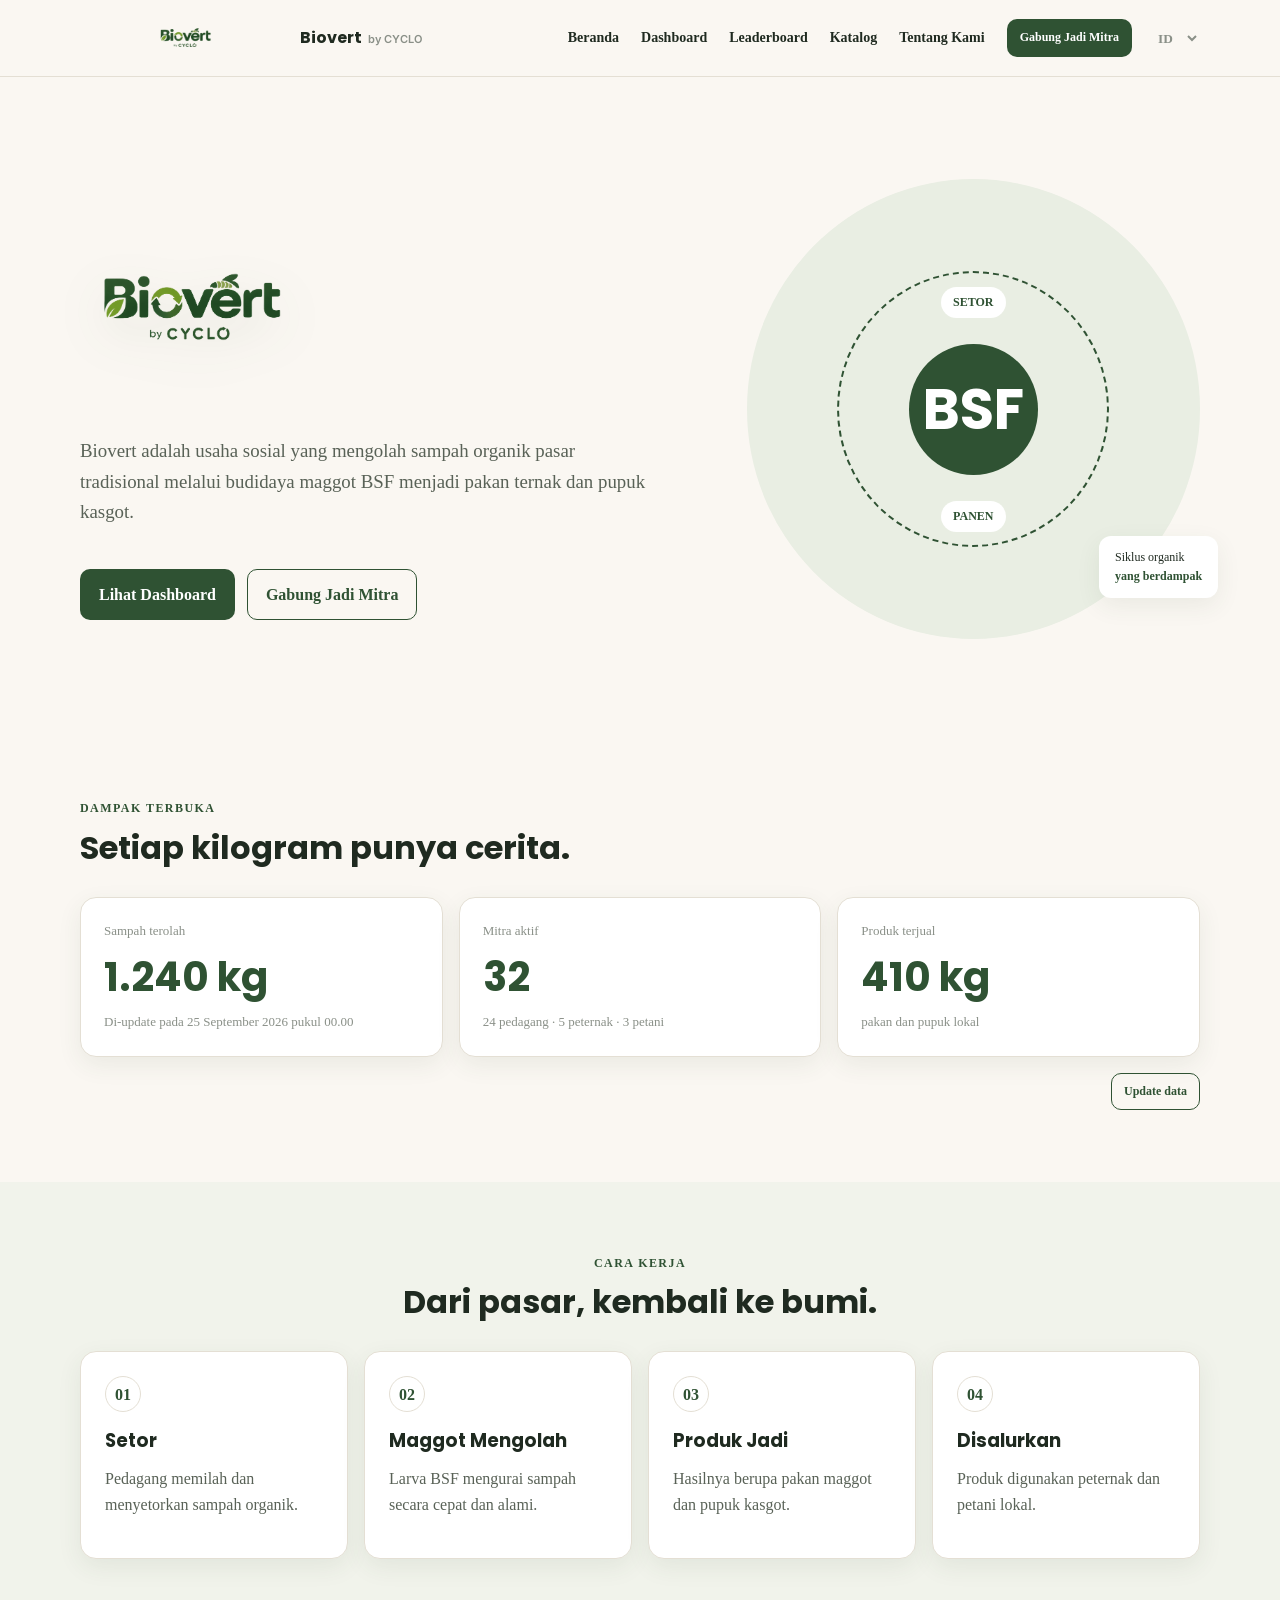
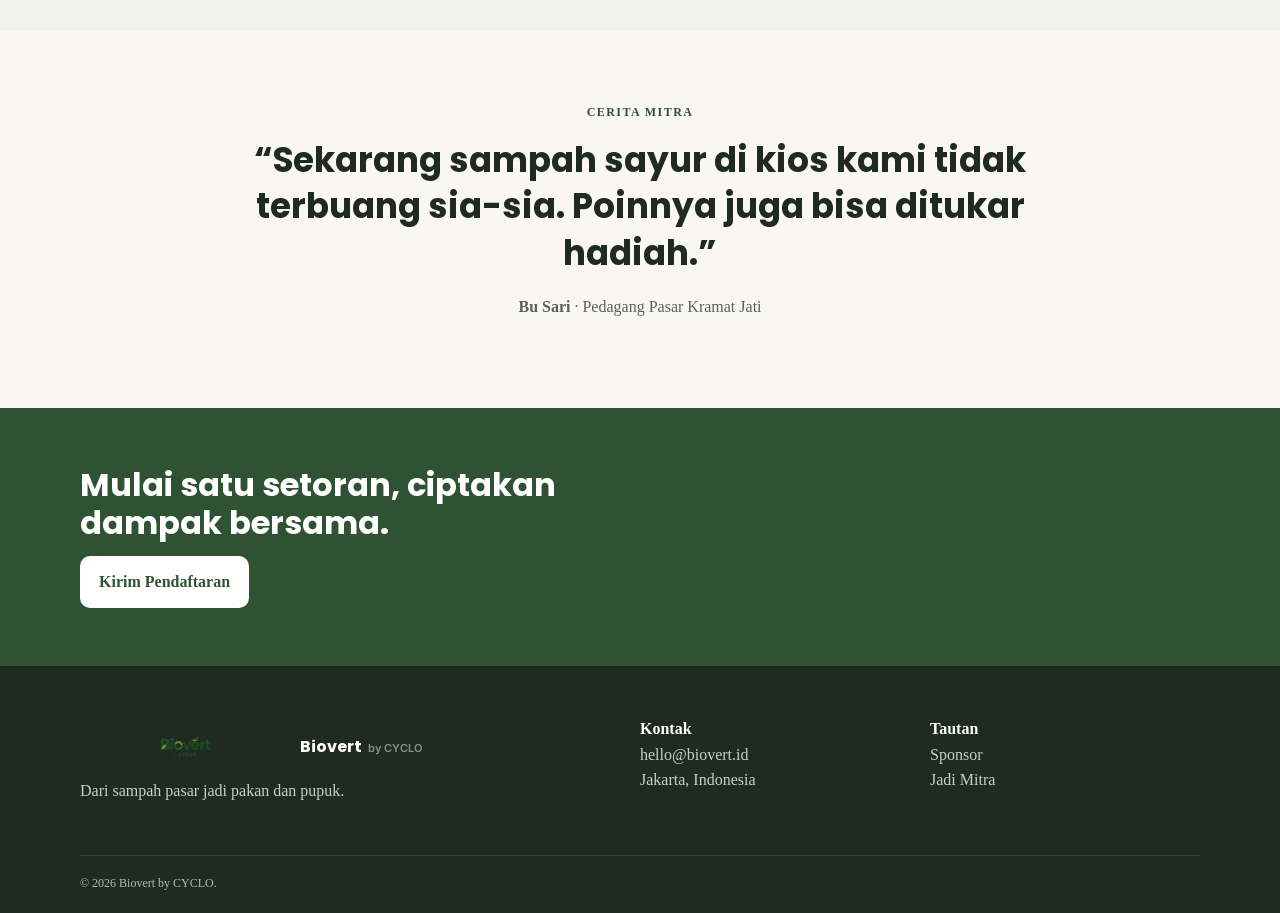
<file: index.html>
<!doctype html><html lang="id"><head><meta charset="utf-8"><meta name="viewport" content="width=device-width,initial-scale=1"><title>Biovert by CYCLO — Dari Sampah Pasar Jadi Pakan & Pupuk</title><link rel="icon" href="assets/file_0000000039ec81f59a56ae9305316b1d.png"><link rel="preconnect" href="https://fonts.googleapis.com"><link href="https://fonts.googleapis.com/css2?family=Inter:wght@400;500;600;700&family=Noto+Sans+SC:wght@400;600;700&family=Poppins:wght@600;700;900&display=swap" rel="stylesheet"><link rel="stylesheet" href="styles.css"><style>.hero-logo img{display:block;width:min(100%,650px);height:auto;max-height:220px;object-fit:contain;object-position:left center}.hero-logo{width:100%;max-width:650px}.brand-mark{background-image:url('assets/file_0000000039ec81f59a56ae9305316b1d.png');background-size:contain;background-position:center;background-repeat:no-repeat}.impact-update-note{flex-wrap:wrap}@media(max-width:767px){.container{width:calc(100% - 28px)}.nav{min-height:64px}.nav>.brand .brand-mark{width:150px;height:48px}.hero{padding:36px 0 48px}.hero-grid{display:flex;flex-direction:column;gap:32px;align-items:stretch}.hero-copy-block{width:100%}.hero-logo{max-width:100%;}.hero-logo img{width:100%;height:auto;max-height:135px;object-fit:contain;object-position:left center}.hero-copy{font-size:16px}.actions{display:grid;grid-template-columns:1fr;gap:10px}.actions .btn{text-align:center;width:100%}.hero-art{width:min(78vw,320px);height:min(78vw,320px)}.section{padding:48px 0}.stat-grid,.steps{grid-template-columns:1fr}.impact-update-note{align-items:flex-start;flex-direction:column}.impact-update-note .btn{width:100%;text-align:center}}@media(min-width:768px) and (max-width:1100px){.hero-grid{gap:32px}.hero-art{width:340px;height:340px}.hero-logo img{max-height:170px}}</style></head><body data-page="home"><div id="app-header"></div><main><section class="hero"><div class="container hero-grid"><div class="hero-copy-block"><div class="hero-logo"><img src="assets/file_0000000039ec81f59a56ae9305316b1d.png" alt="Biovert by CYCLO"></div><p class="hero-copy">Biovert adalah usaha sosial yang mengolah sampah organik pasar tradisional melalui budidaya maggot BSF menjadi pakan ternak dan pupuk kasgot.</p><div class="actions"><a class="btn primary" href="dashboard.html">Lihat Dashboard</a><a class="btn outline" href="gabung.html">Gabung Jadi Mitra</a></div></div><div class="hero-art" aria-label="Ilustrasi siklus Biovert"><div class="cycle"><span>SETOR</span><b>BSF</b><span>PANEN</span></div><div class="art-note">Siklus organik<br><strong>yang berdampak</strong></div></div></div></section><section class="section"><div class="container"><div class="section-head"><span class="eyebrow">Dampak terbuka</span><h2>Setiap kilogram punya cerita.</h2></div><div class="stat-grid" id="home-stats"></div></div></section><section class="section soft"><div class="container"><div class="section-head center"><span class="eyebrow">Cara kerja</span><h2>Dari pasar, kembali ke bumi.</h2></div><div class="steps"><article><i>01</i><h3>Setor</h3><p>Pedagang memilah dan menyetorkan sampah organik.</p></article><article><i>02</i><h3>Maggot Mengolah</h3><p>Larva BSF mengurai sampah secara cepat dan alami.</p></article><article><i>03</i><h3>Produk Jadi</h3><p>Hasilnya berupa pakan maggot dan pupuk kasgot.</p></article><article><i>04</i><h3>Disalurkan</h3><p>Produk digunakan peternak dan petani lokal.</p></article></div></div></section><section class="section"><div class="container testimonial"><span class="eyebrow">Cerita mitra</span><blockquote>“Sekarang sampah sayur di kios kami tidak terbuang sia-sia. Poinnya juga bisa ditukar hadiah.”</blockquote><p><strong>Bu Sari</strong> · Pedagang Pasar Kramat Jati</p></div></section><section class="cta"><div class="container"><h2>Mulai satu setoran, ciptakan dampak bersama.</h2><a class="btn light" href="gabung.html">Kirim Pendaftaran</a></div></section></main><div id="app-footer"></div><script src="app.js"></script><script src="update-widget.js"></script></body></html>
</file>
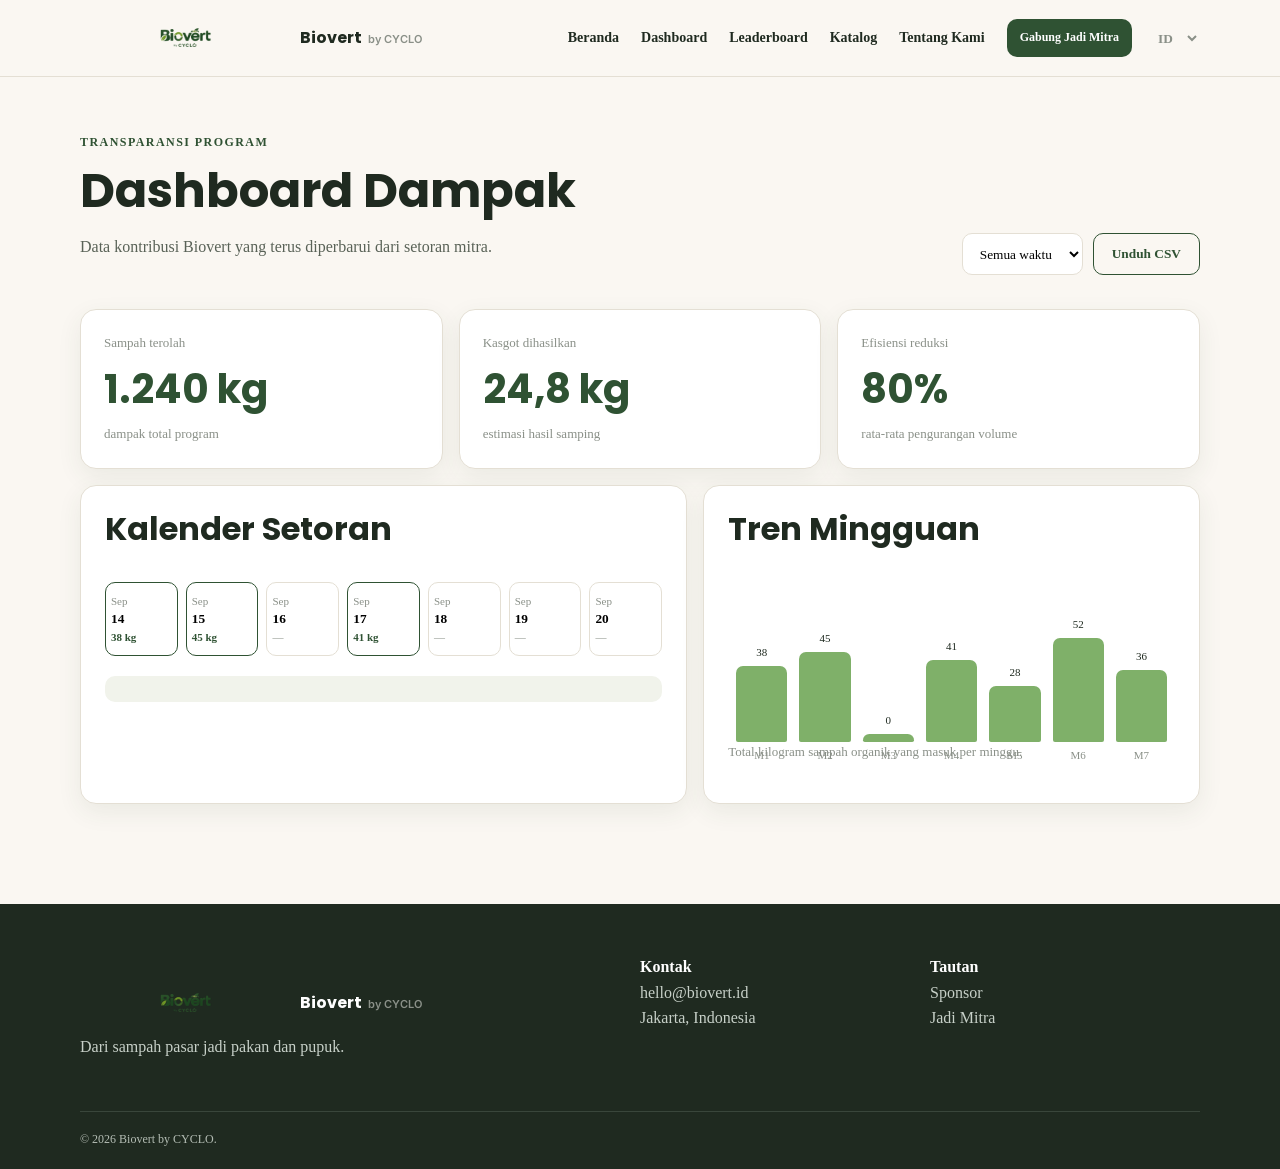
<file: dashboard.html>
<!doctype html><html lang="id"><head><meta charset="utf-8"><meta name="viewport" content="width=device-width,initial-scale=1"><title>Dashboard Dampak — Biovert by CYCLO</title><link rel="stylesheet" href="styles.css"><link href="https://fonts.googleapis.com/css2?family=Inter:wght@400;500;600;700&family=Noto+Sans+SC:wght@400;600;700&family=Poppins:wght@600;700&display=swap" rel="stylesheet"></head><body data-page="dashboard"><div id="app-header"></div><main class="container page"><div class="page-title"><div><span class="eyebrow">Transparansi program</span><h1>Dashboard Dampak</h1><p>Data kontribusi Biovert yang terus diperbarui dari setoran mitra.</p></div><div class="toolbar"><select id="period"><option value="all">Semua waktu</option><option value="month">Bulan ini</option><option value="week">Minggu ini</option></select><button class="btn outline" id="export">Unduh CSV</button></div></div><div class="stat-grid" id="dashboard-stats"></div><div class="dashboard-grid"><section class="panel"><div class="panel-head"><h2>Kalender Setoran</h2><span class="caption" id="early-state"></span></div><div id="calendar" class="calendar"></div><div id="day-detail" class="day-detail"></div></section><section class="panel"><div class="panel-head"><h2>Tren Mingguan</h2></div><div id="trend-chart" class="chart"></div><p class="caption">Total kilogram sampah organik yang masuk per minggu.</p></section></div></main><div id="app-footer"></div><script src="app.js"></script></body></html>
</file>
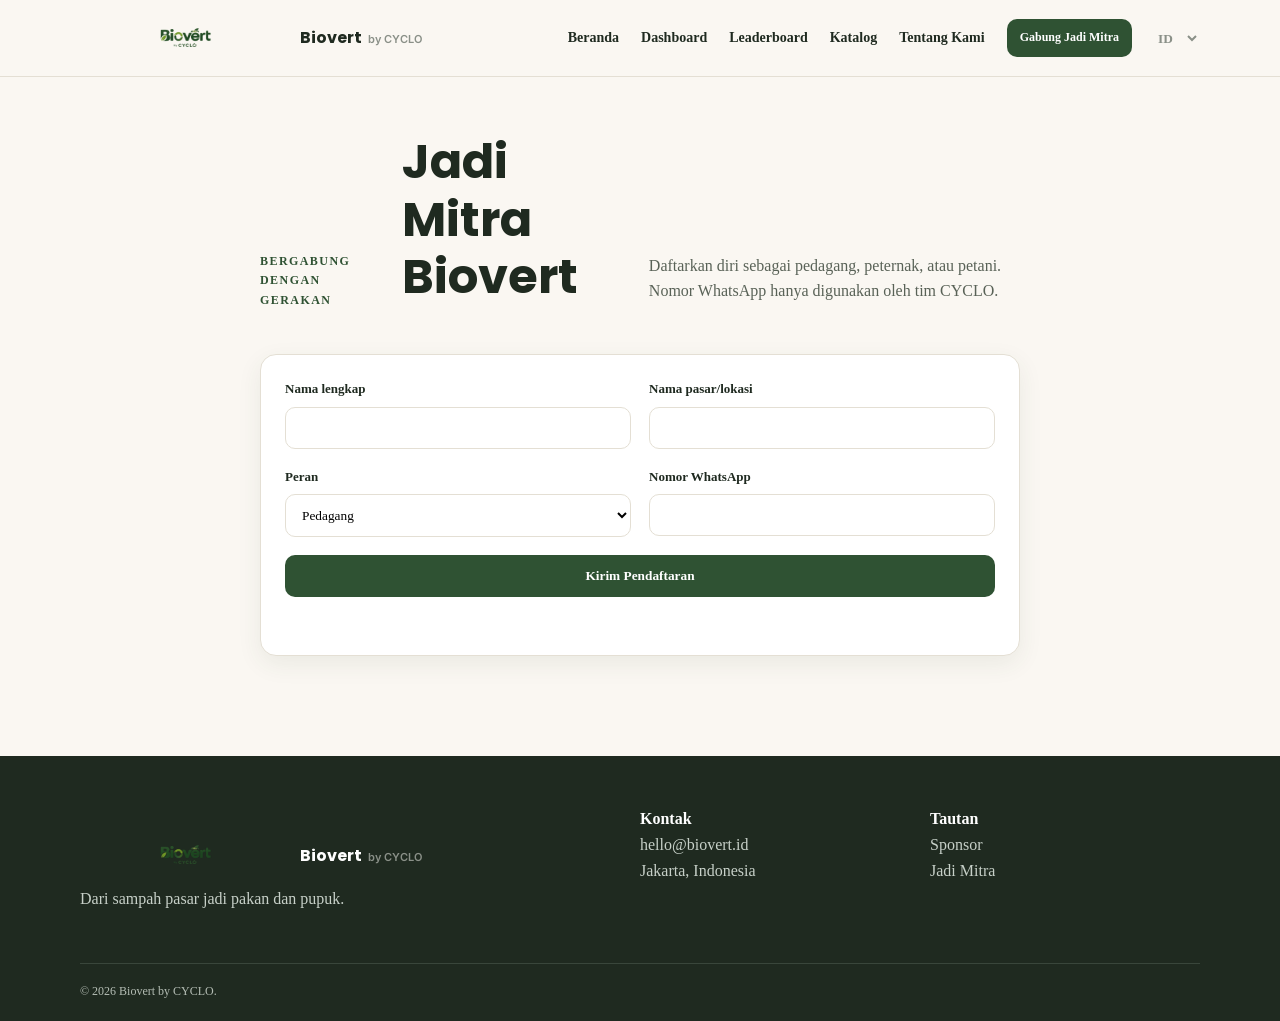
<file: gabung.html>
<!doctype html><html lang="id"><head><meta charset="utf-8"><meta name="viewport" content="width=device-width,initial-scale=1"><title>Gabung Jadi Mitra — Biovert by CYCLO</title><link rel="stylesheet" href="styles.css"><link href="https://fonts.googleapis.com/css2?family=Inter:wght@400;500;600;700&family=Noto+Sans+SC:wght@400;600;700&family=Poppins:wght@600;700&display=swap" rel="stylesheet"></head><body data-page="join"><div id="app-header"></div><main class="container page narrow"><div class="page-title"><span class="eyebrow">Bergabung dengan gerakan</span><h1>Jadi Mitra Biovert</h1><p>Daftarkan diri sebagai pedagang, peternak, atau petani. Nomor WhatsApp hanya digunakan oleh tim CYCLO.</p></div><form id="join-form" class="panel form-grid"><label>Nama lengkap<input name="name" required></label><label>Nama pasar/lokasi<input name="market" required></label><label>Peran<select name="role"><option>Pedagang</option><option>Peternak</option><option>Petani</option></select></label><label>Nomor WhatsApp<input name="phone" type="tel" required></label><button class="btn primary" type="submit">Kirim Pendaftaran</button><p class="form-message" id="join-message"></p></form></main><div id="app-footer"></div><script src="app.js"></script></body></html>
</file>
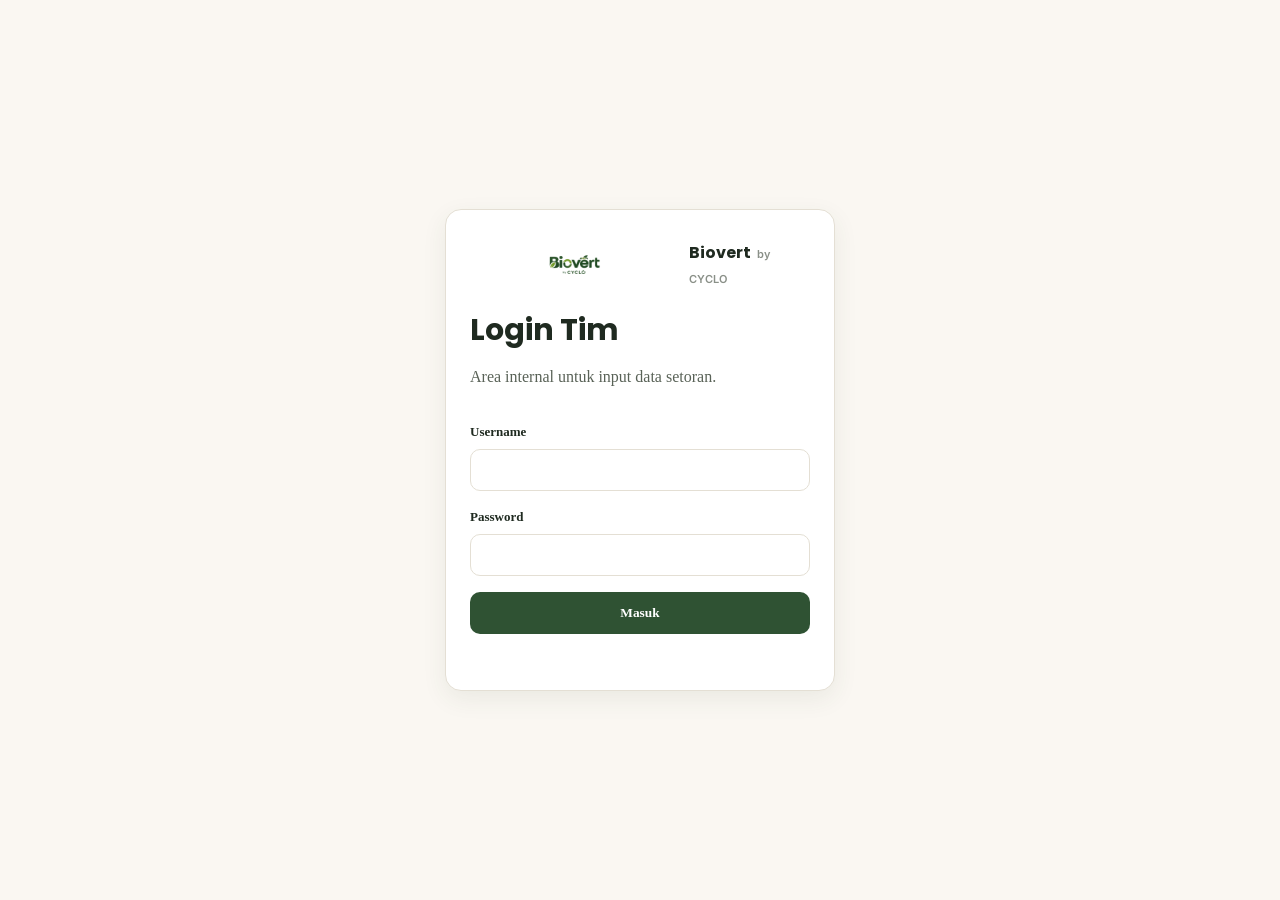
<file: input.html>
<!doctype html><html lang="id"><head><meta charset="utf-8"><meta name="viewport" content="width=device-width,initial-scale=1"><title>Input Data Setoran — Biovert by CYCLO</title><link rel="stylesheet" href="styles.css"><link href="https://fonts.googleapis.com/css2?family=Inter:wght@400;500;600;700&family=Noto+Sans+SC:wght@400;600;700&family=Poppins:wght@600;700&display=swap" rel="stylesheet"></head><body data-page="input"><div id="app-header"></div><main class="container page"><div class="page-title"><div><span class="eyebrow">Internal CYCLO</span><h1>Input Data Setoran</h1><p>Data yang disimpan akan memperbarui dashboard dan leaderboard.</p></div><button class="btn outline" id="logout">Keluar</button></div><form id="deposit-form" class="panel form-grid"><label>Pedagang<select name="partner" id="partner" required></select></label><label>Tanggal Setoran<input name="date" type="date" required></label><label>Berat Sampah (kg)<input name="kg" type="number" min="0.1" step="0.1" required></label><label>Kerapian Pemilahan<select name="quality"><option value="1.5">Rapi ×1,5</option><option value="1">Cukup Rapi ×1</option><option value="0.5">Kurang Rapi ×0,5</option></select></label><label class="full">Catatan<textarea name="note" rows="3"></textarea></label><button class="btn primary" type="submit">Simpan Setoran</button><p class="form-message" id="deposit-message"></p></form><section class="panel table-wrap"><div class="panel-head"><h2>Riwayat Setoran</h2><span class="caption">Dapat diedit atau dihapus</span></div><table><thead><tr><th>Tanggal</th><th>Pedagang</th><th>Berat</th><th>Poin</th><th>Aksi</th></tr></thead><tbody id="deposit-history"></tbody></table></section></main><div id="app-footer"></div><script src="app.js"></script></body></html>
</file>
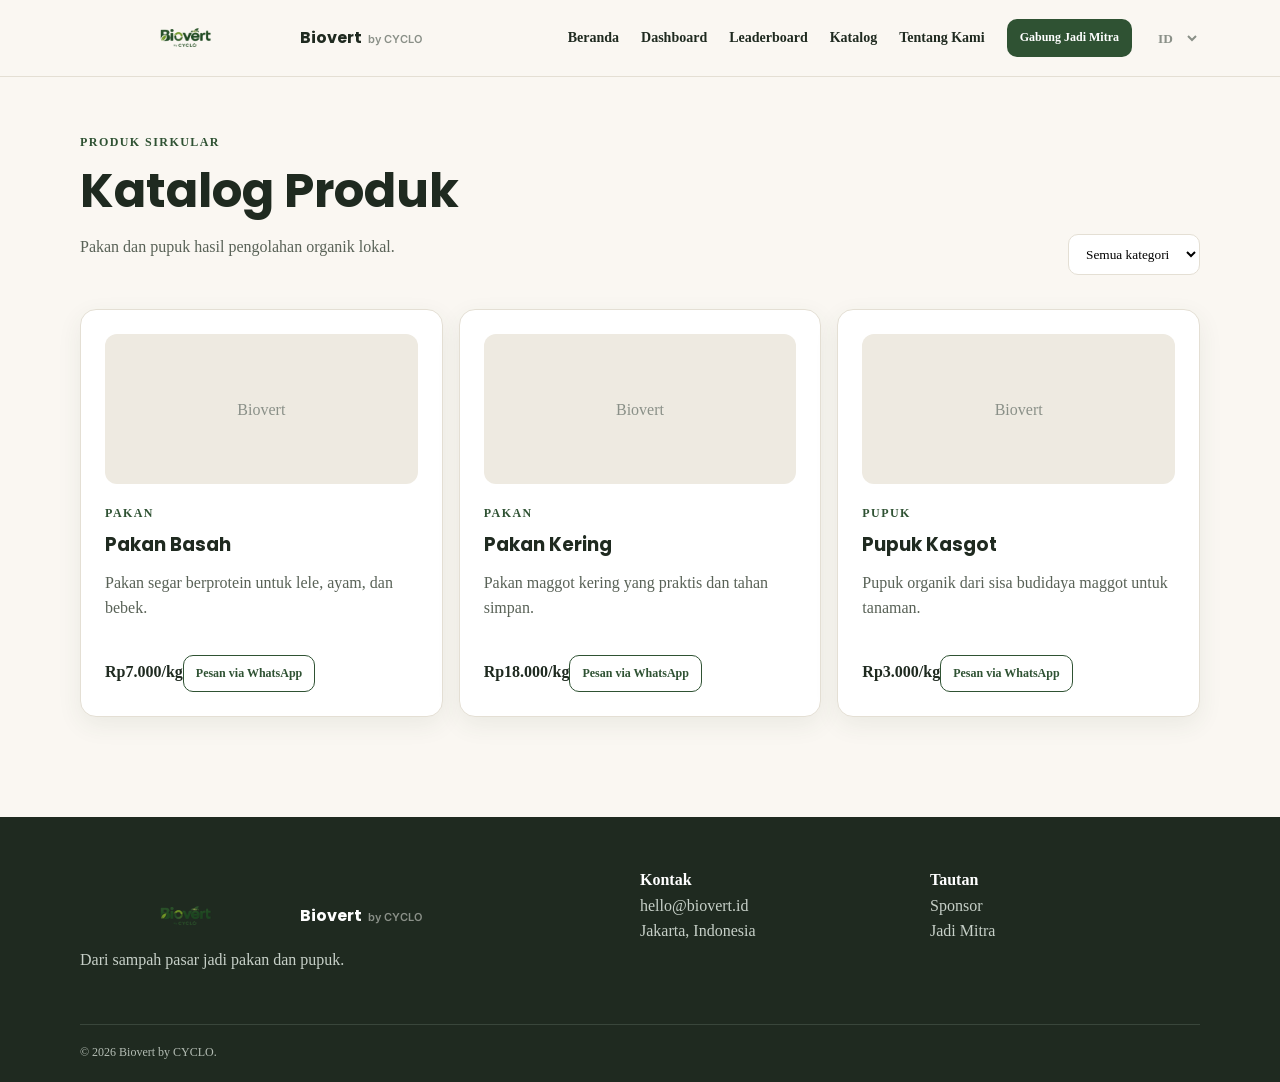
<file: katalog.html>
<!doctype html><html lang="id"><head><meta charset="utf-8"><meta name="viewport" content="width=device-width,initial-scale=1"><title>Katalog Produk — Biovert by CYCLO</title><link rel="stylesheet" href="styles.css"><link href="https://fonts.googleapis.com/css2?family=Inter:wght@400;500;600;700&family=Noto+Sans+SC:wght@400;600;700&family=Poppins:wght@600;700&display=swap" rel="stylesheet"></head><body data-page="catalog"><div id="app-header"></div><main class="container page"><div class="page-title"><div><span class="eyebrow">Produk sirkular</span><h1>Katalog Produk</h1><p>Pakan dan pupuk hasil pengolahan organik lokal.</p></div><select id="category"><option value="all">Semua kategori</option><option value="pakan">Pakan</option><option value="pupuk">Pupuk</option></select></div><div id="products" class="product-grid"></div></main><div id="app-footer"></div><script src="app.js"></script></body></html>
</file>
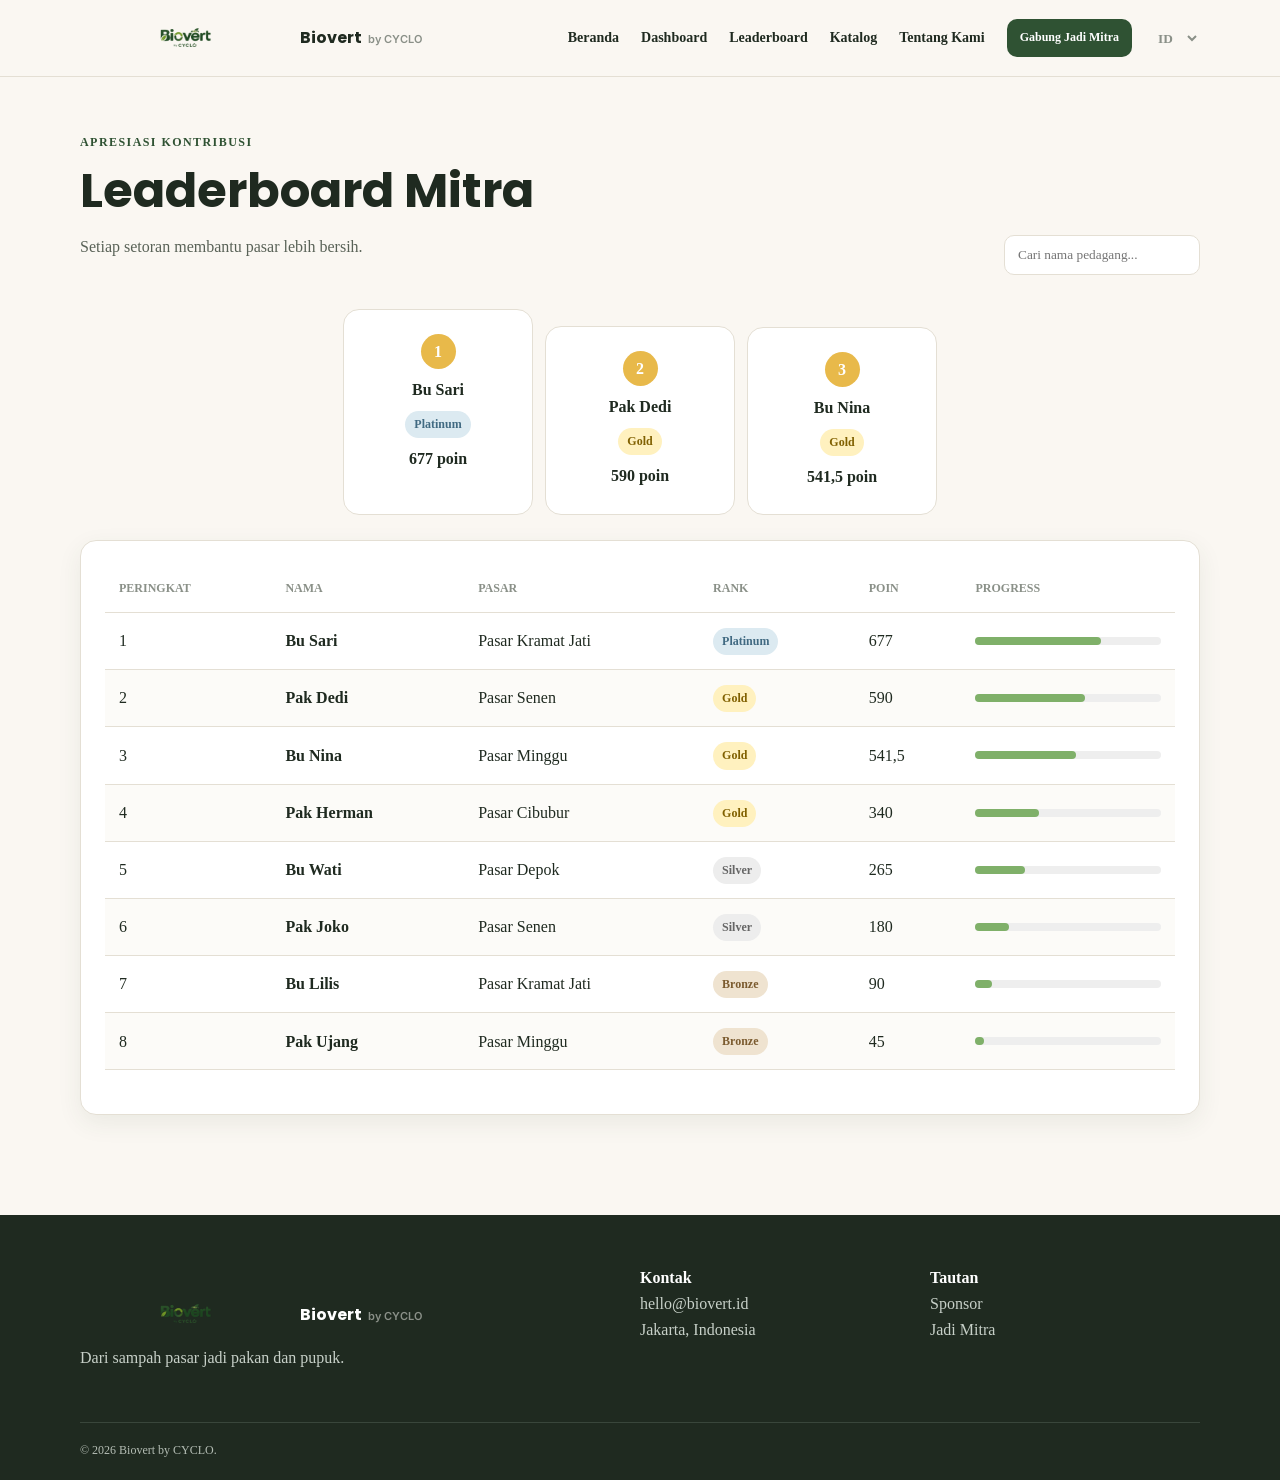
<file: leaderboard.html>
<!doctype html><html lang="id"><head><meta charset="utf-8"><meta name="viewport" content="width=device-width,initial-scale=1"><title>Leaderboard Mitra — Biovert by CYCLO</title><link rel="stylesheet" href="styles.css"><link href="https://fonts.googleapis.com/css2?family=Inter:wght@400;500;600;700&family=Noto+Sans+SC:wght@400;600;700&family=Poppins:wght@600;700&display=swap" rel="stylesheet"></head><body data-page="leaderboard"><div id="app-header"></div><main class="container page"><div class="page-title"><div><span class="eyebrow">Apresiasi kontribusi</span><h1>Leaderboard Mitra</h1><p>Setiap setoran membantu pasar lebih bersih.</p></div><input class="search" id="search" placeholder="Cari nama pedagang..."></div><div id="podium" class="podium"></div><section class="panel table-wrap"><table><thead><tr><th>Peringkat</th><th>Nama</th><th>Pasar</th><th>Rank</th><th>Poin</th><th>Progress</th></tr></thead><tbody id="leaderboard-body"></tbody></table><div class="pagination" id="pagination"></div></section></main><div id="app-footer"></div><script src="app.js"></script></body></html>
</file>
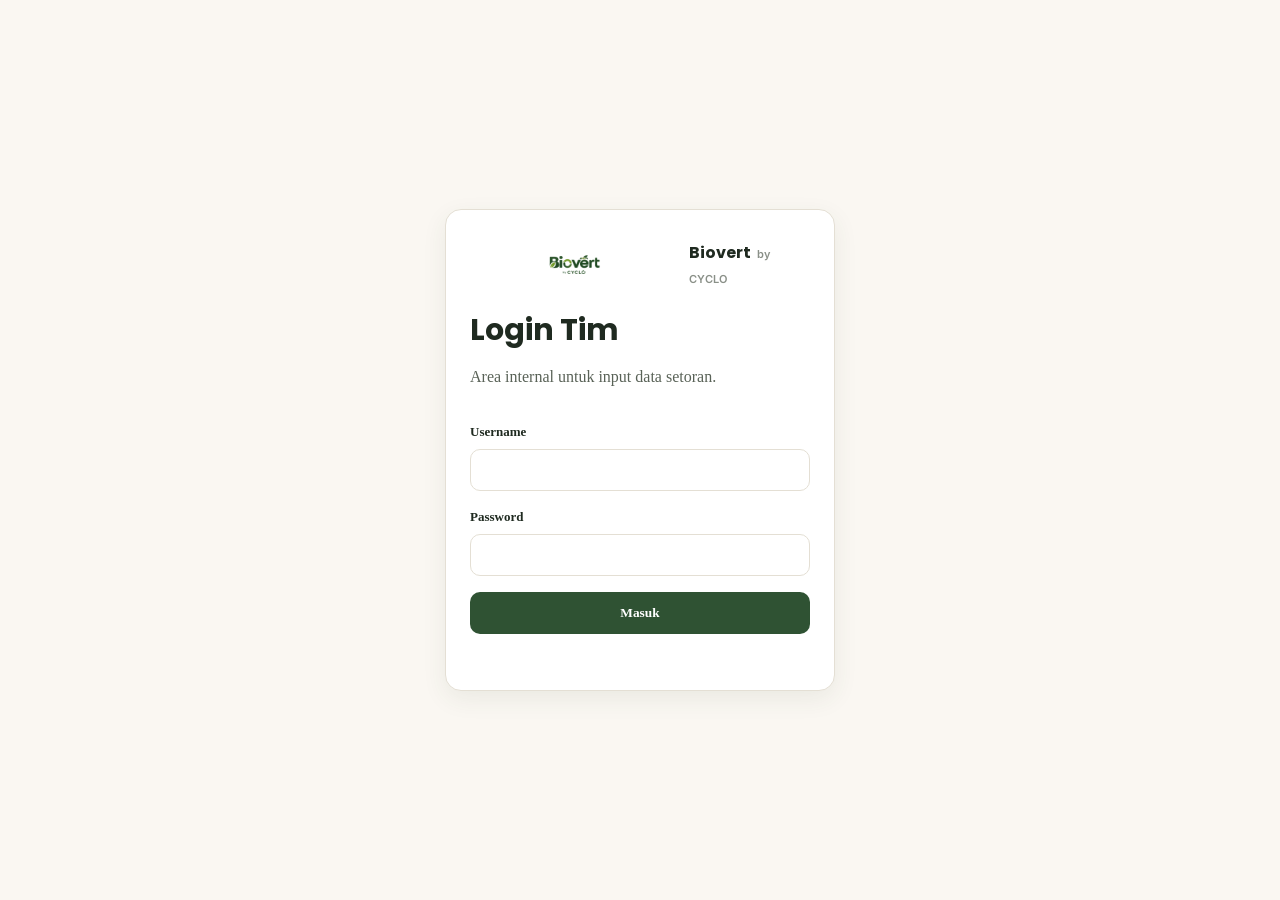
<file: login.html>
<!doctype html><html lang="id"><head><meta charset="utf-8"><meta name="viewport" content="width=device-width,initial-scale=1"><title>Login Internal — Biovert by CYCLO</title><link rel="stylesheet" href="styles.css"><link href="https://fonts.googleapis.com/css2?family=Inter:wght@400;500;600;700&family=Noto+Sans+SC:wght@400;600;700&family=Poppins:wght@600;700&display=swap" rel="stylesheet"></head><body data-page="login"><main class="login-page"><form id="login-form" class="panel login-card"><div class="brand"><span class="brand-mark">B</span><span>Biovert <small>by CYCLO</small></span></div><h1>Login Tim</h1><p>Area internal untuk input data setoran.</p><label>Username<input name="username" autocomplete="username" required></label><label>Password<input name="password" type="password" autocomplete="current-password" required></label><button class="btn primary" type="submit">Masuk</button><p class="form-message error" id="login-message"></p></form></main><script src="app.js"></script></body></html>
</file>
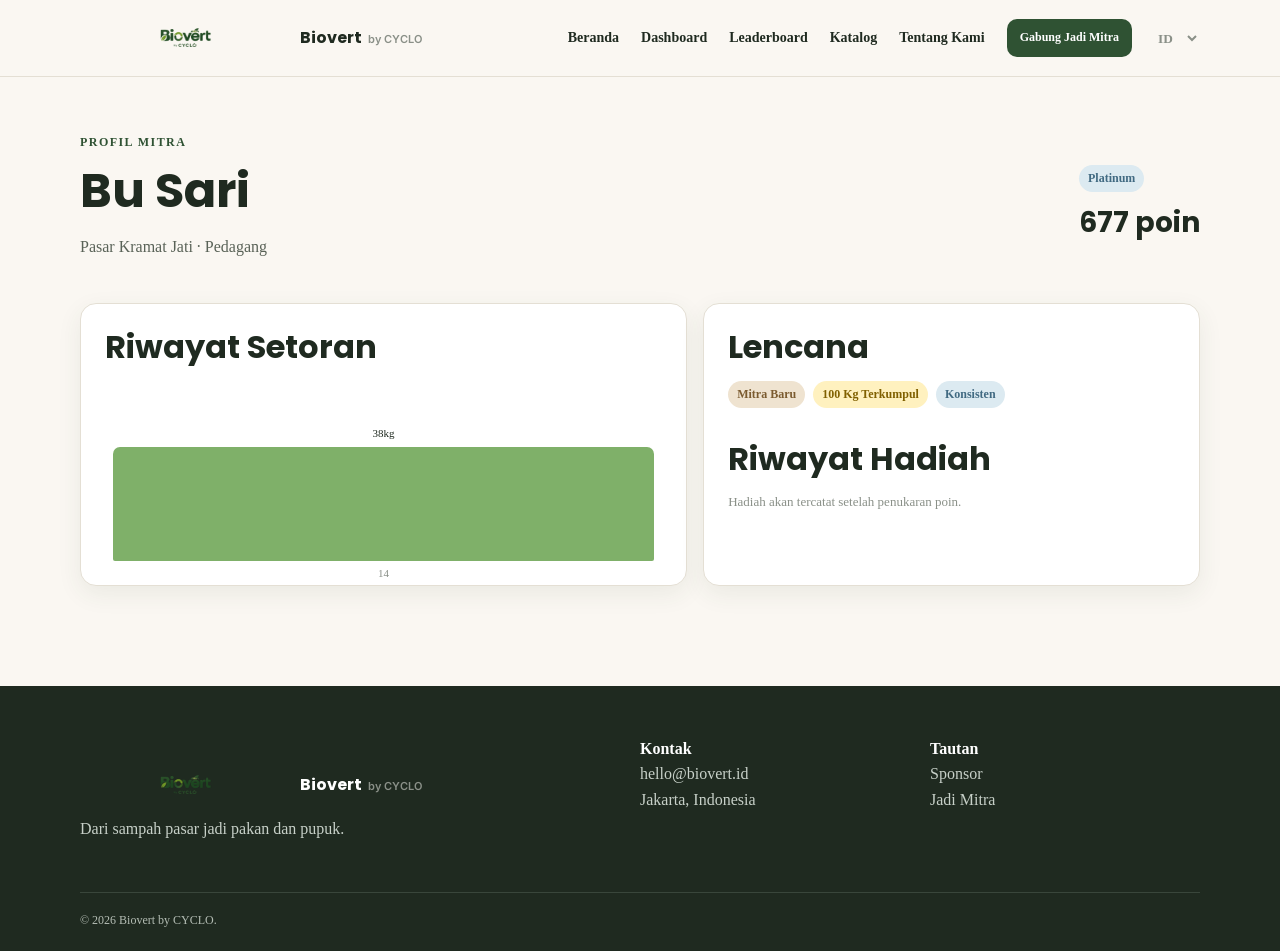
<file: mitra.html>
<!doctype html><html lang="id"><head><meta charset="utf-8"><meta name="viewport" content="width=device-width,initial-scale=1"><title>Profil Mitra — Biovert by CYCLO</title><link rel="stylesheet" href="styles.css"><link href="https://fonts.googleapis.com/css2?family=Inter:wght@400;500;600;700&family=Noto+Sans+SC:wght@400;600;700&family=Poppins:wght@600;700&display=swap" rel="stylesheet"></head><body data-page="profile"><div id="app-header"></div><main class="container page"><div id="profile-content"></div></main><div id="app-footer"></div><script src="app.js"></script></body></html>
</file>
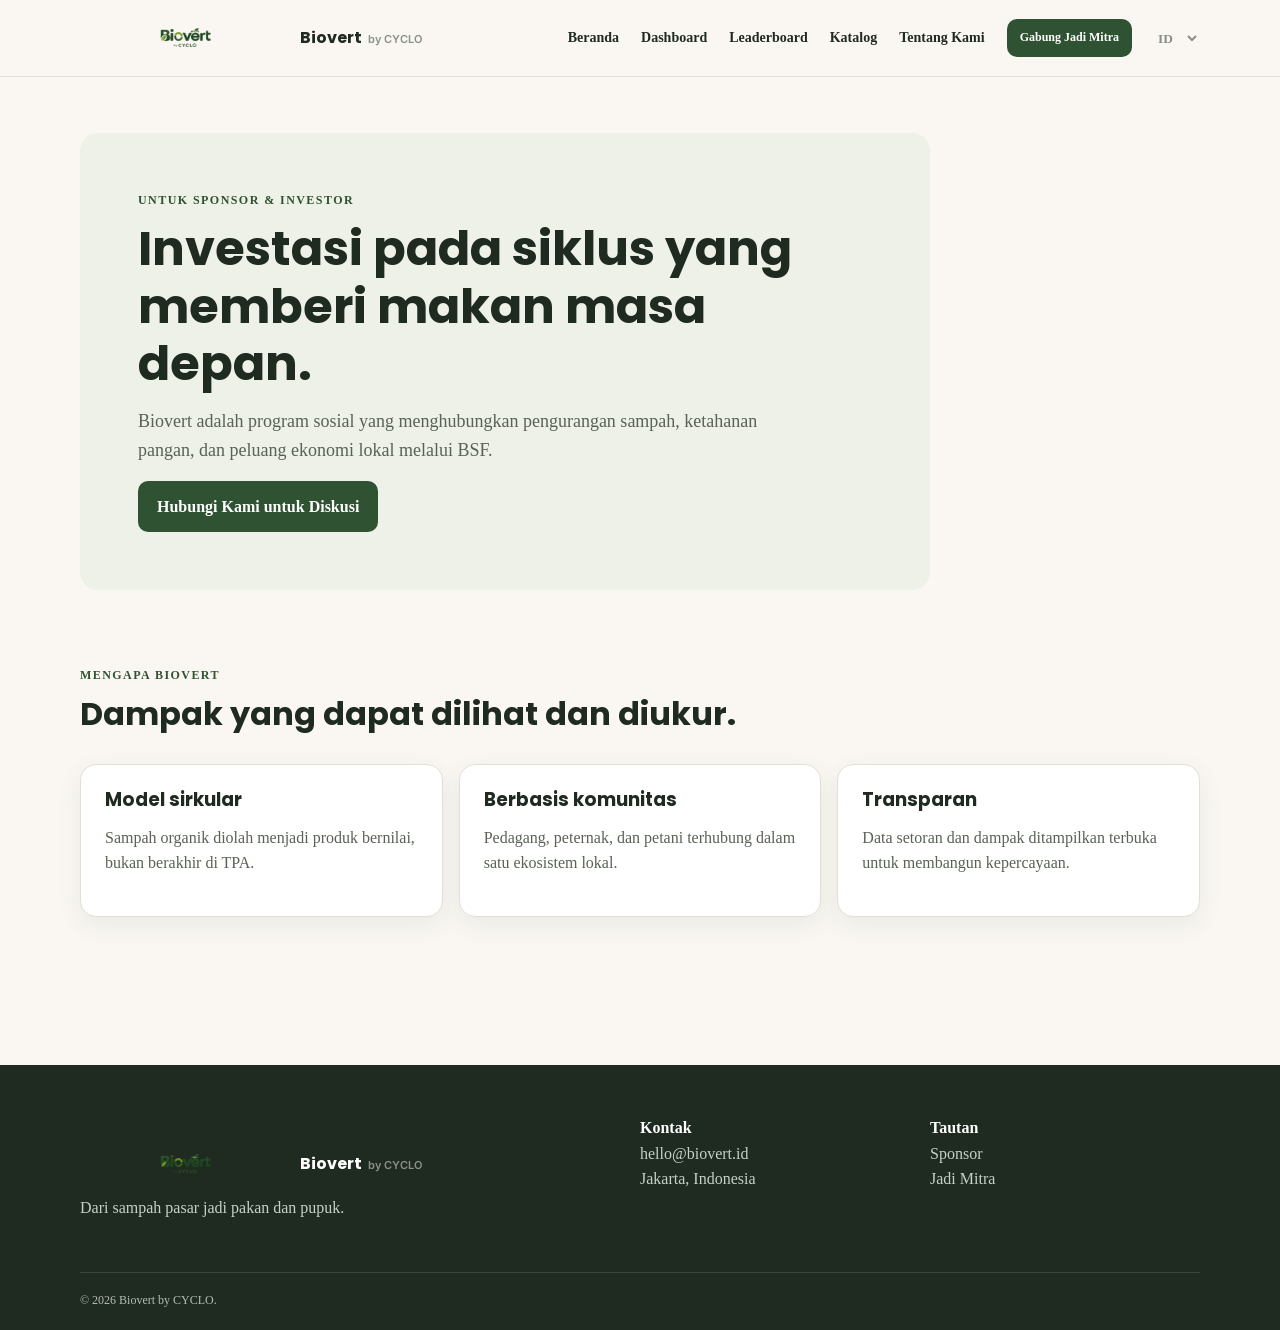
<file: sponsor.html>
<!doctype html><html lang="id"><head><meta charset="utf-8"><meta name="viewport" content="width=device-width,initial-scale=1"><title>Untuk Sponsor & Investor — Biovert by CYCLO</title><link rel="stylesheet" href="styles.css"><link href="https://fonts.googleapis.com/css2?family=Inter:wght@400;500;600;700&family=Noto+Sans+SC:wght@400;600;700&family=Poppins:wght@600;700&display=swap" rel="stylesheet"></head><body data-page="sponsor"><div id="app-header"></div><main class="container page"><section class="formal-hero"><span class="eyebrow">Untuk Sponsor & Investor</span><h1>Investasi pada siklus yang memberi makan masa depan.</h1><p>Biovert adalah program sosial yang menghubungkan pengurangan sampah, ketahanan pangan, dan peluang ekonomi lokal melalui BSF.</p><a class="btn primary" href="mailto:hello@biovert.id">Hubungi Kami untuk Diskusi</a></section><div class="stat-grid" id="sponsor-stats"></div><section class="section-sm"><div class="section-head"><span class="eyebrow">Mengapa Biovert</span><h2>Dampak yang dapat dilihat dan diukur.</h2></div><div class="cards-3"><article class="panel"><h3>Model sirkular</h3><p>Sampah organik diolah menjadi produk bernilai, bukan berakhir di TPA.</p></article><article class="panel"><h3>Berbasis komunitas</h3><p>Pedagang, peternak, dan petani terhubung dalam satu ekosistem lokal.</p></article><article class="panel"><h3>Transparan</h3><p>Data setoran dan dampak ditampilkan terbuka untuk membangun kepercayaan.</p></article></div></section></main><div id="app-footer"></div><script src="app.js"></script></body></html>
</file>
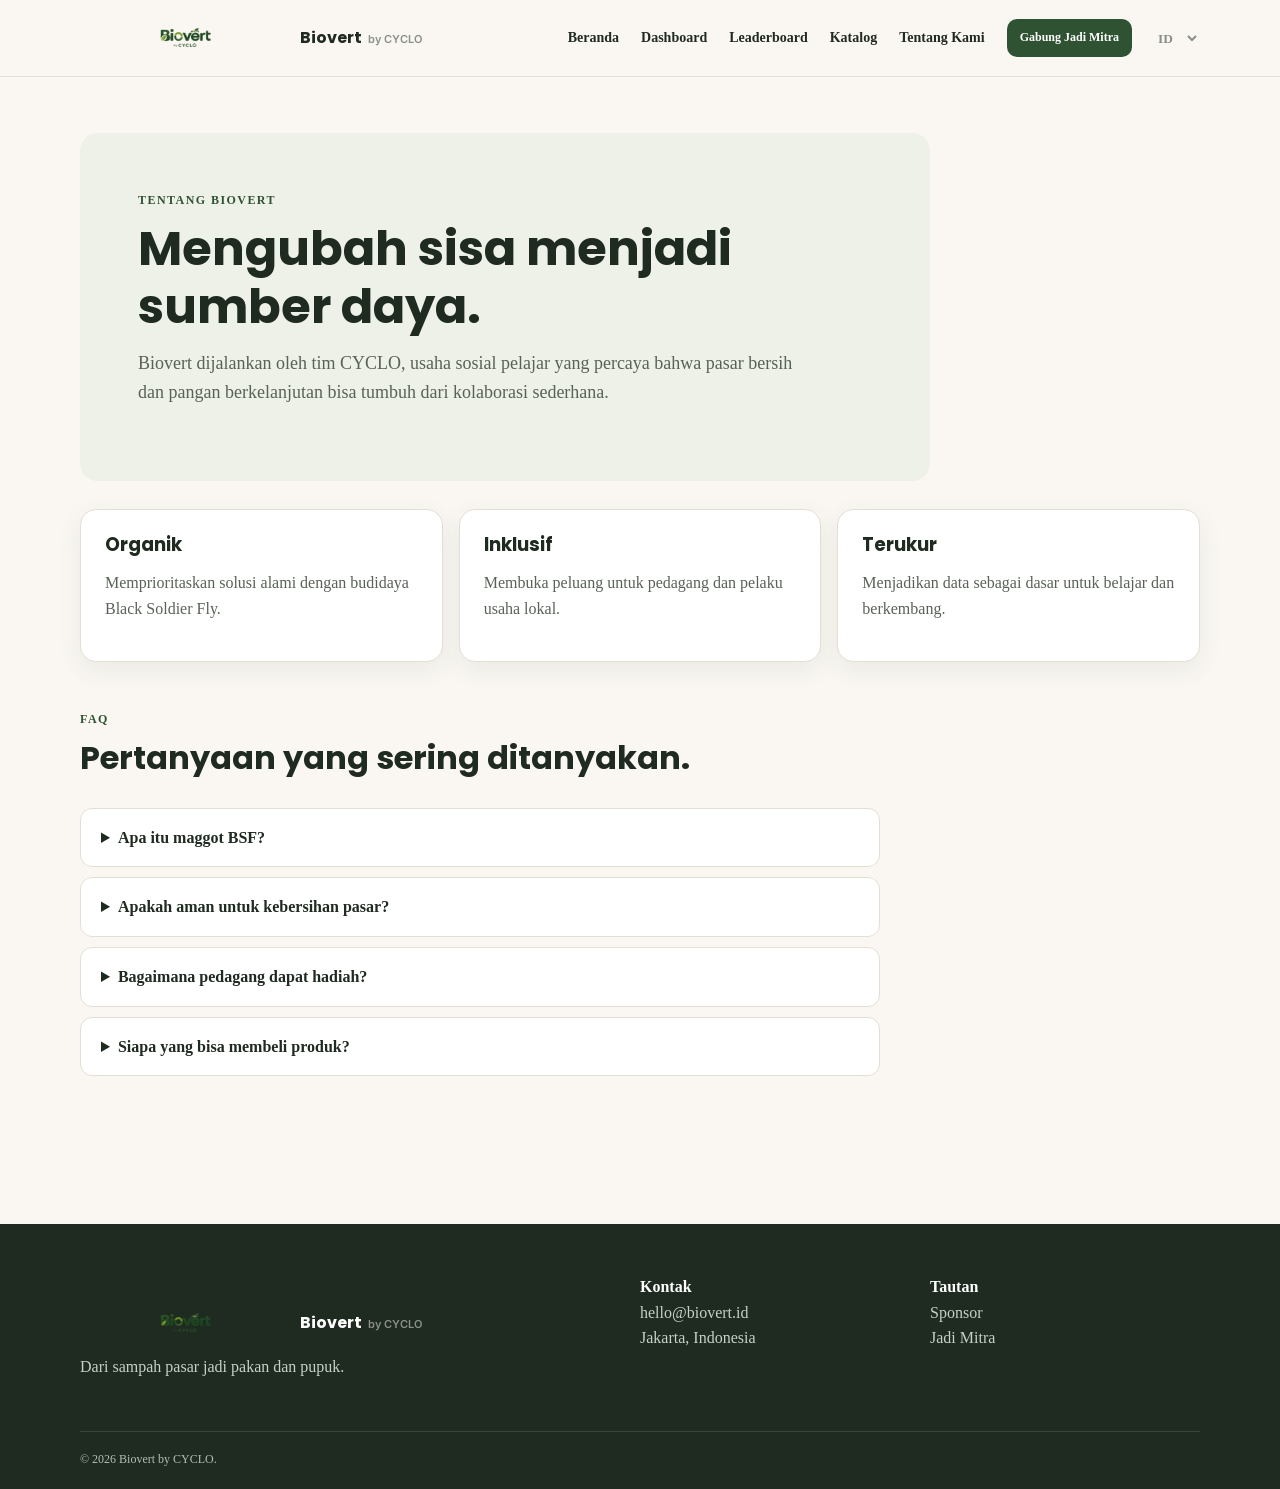
<file: tentang.html>
<!doctype html><html lang="id"><head><meta charset="utf-8"><meta name="viewport" content="width=device-width,initial-scale=1"><title>Tentang Kami — Biovert by CYCLO</title><link rel="stylesheet" href="styles.css"><link href="https://fonts.googleapis.com/css2?family=Inter:wght@400;500;600;700&family=Noto+Sans+SC:wght@400;600;700&family=Poppins:wght@600;700&display=swap" rel="stylesheet"></head><body data-page="about"><div id="app-header"></div><main class="container page"><section class="formal-hero"><span class="eyebrow">Tentang Biovert</span><h1>Mengubah sisa menjadi sumber daya.</h1><p>Biovert dijalankan oleh tim CYCLO, usaha sosial pelajar yang percaya bahwa pasar bersih dan pangan berkelanjutan bisa tumbuh dari kolaborasi sederhana.</p></section><div class="cards-3"><article class="panel"><h3>Organik</h3><p>Memprioritaskan solusi alami dengan budidaya Black Soldier Fly.</p></article><article class="panel"><h3>Inklusif</h3><p>Membuka peluang untuk pedagang dan pelaku usaha lokal.</p></article><article class="panel"><h3>Terukur</h3><p>Menjadikan data sebagai dasar untuk belajar dan berkembang.</p></article></div><section class="section-sm"><div class="section-head"><span class="eyebrow">FAQ</span><h2>Pertanyaan yang sering ditanyakan.</h2></div><div class="faq"><details><summary>Apa itu maggot BSF?</summary><p>BSF adalah Black Soldier Fly. Larvanya mampu mengurai sampah organik dan dapat dimanfaatkan sebagai pakan berprotein.</p></details><details><summary>Apakah aman untuk kebersihan pasar?</summary><p>Aman jika sampah dipilah dan proses dilakukan di fasilitas yang terkontrol sesuai prosedur kebersihan.</p></details><details><summary>Bagaimana pedagang dapat hadiah?</summary><p>Setiap kilogram setoran menghasilkan poin sesuai kerapian pemilahan. Poin dapat membuka rank dan hadiah.</p></details><details><summary>Siapa yang bisa membeli produk?</summary><p>Peternak, petani, toko tanaman, dan masyarakat umum dapat menghubungi Biovert melalui katalog.</p></details></div></section></main><div id="app-footer"></div><script src="app.js"></script></body></html>
</file>
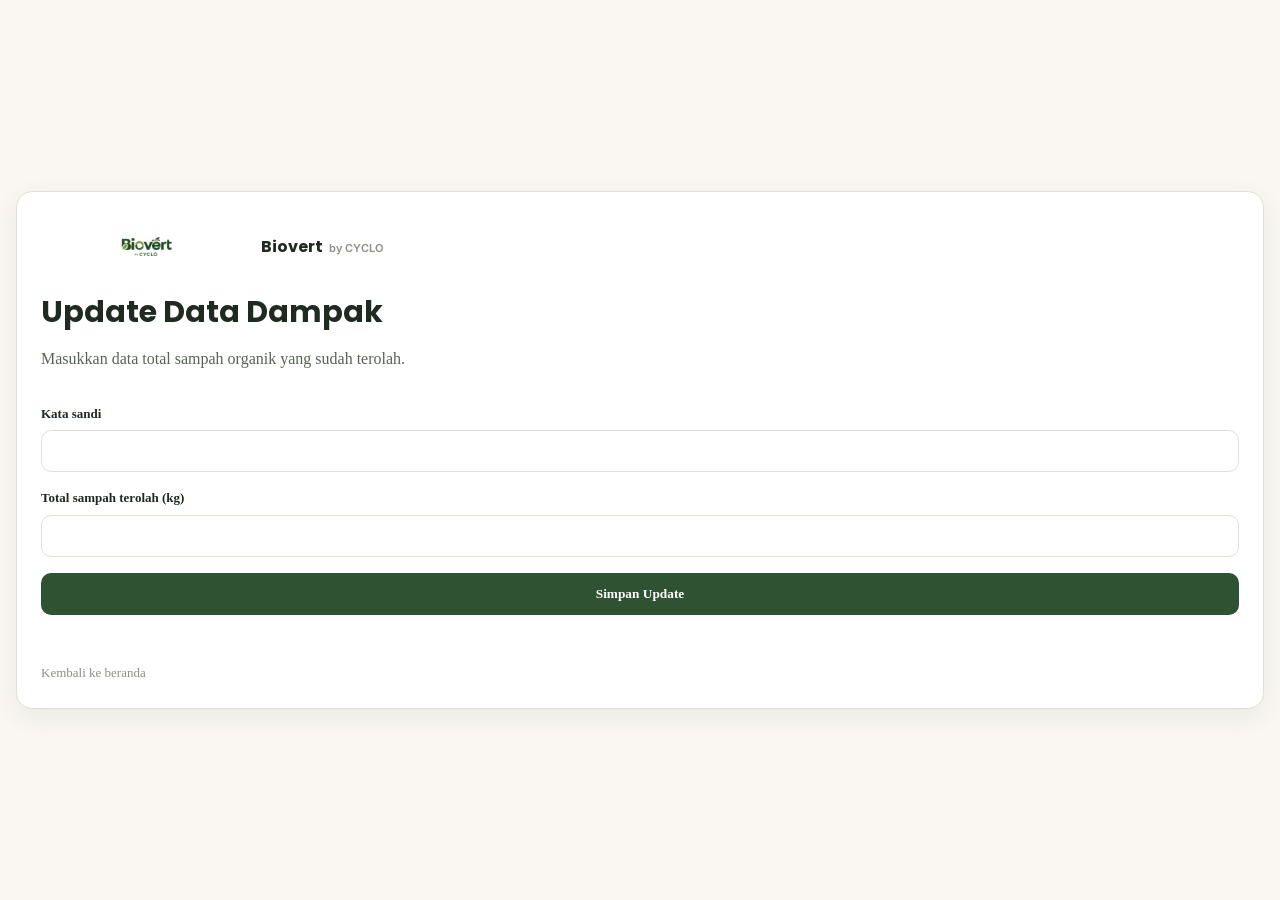
<file: update.html>
<!doctype html><html lang="id"><head><meta charset="utf-8"><meta name="viewport" content="width=device-width,initial-scale=1"><title>Update Data Dampak — Biovert by CYCLO</title><link rel="stylesheet" href="styles.css"><link href="https://fonts.googleapis.com/css2?family=Inter:wght@400;500;600;700&family=Noto+Sans+SC:wght@400;600;700&family=Poppins:wght@600;700&display=swap" rel="stylesheet"></head><body><main class="login-page"><form id="impact-form" class="panel login-card"><a class="brand" href="index.html"><span class="brand-mark">B</span><span>Biovert <small>by CYCLO</small></span></a><h1>Update Data Dampak</h1><p>Masukkan data total sampah organik yang sudah terolah.</p><label>Kata sandi<input name="password" type="password" inputmode="numeric" required></label><label>Total sampah terolah (kg)<input name="total" type="number" min="0" step="0.1" required></label><button class="btn primary" type="submit">Simpan Update</button><p class="form-message error" id="impact-message"></p><a class="caption" href="index.html">Kembali ke beranda</a></form></main><script src="update-widget.js"></script></body></html>
</file>
<file: styles.css>
:root{--primary:#2F5233;--secondary:#8B5E3C;--gold:#E8B94A;--success:#7FB069;--dark:#1F2A20;--bg:#FAF7F2;--surface:#fff;--muted:#8A9088;--border:#E4DFD4;--shadow:0 8px 24px rgba(47,82,51,.08);--radius:16px}*{box-sizing:border-box}html{scroll-behavior:smooth}body{margin:0;background:var(--bg);color:var(--dark);font:16px/1.6 Inter,'Noto Sans SC',Arial,sans-serif;overflow-x:hidden}body,button,input,select,textarea{font-family:inherit}h1,h2,h3{font-family:Poppins,Inter,sans-serif;line-height:1.2;margin:0 0 14px}h1{font-size:clamp(2rem,5vw,3rem)}h2{font-size:clamp(1.5rem,3vw,2rem)}h3{font-size:1.15rem}p{color:#596257;margin:0 0 16px}a{color:inherit;text-decoration:none}.container{width:min(1120px,calc(100% - 40px));margin:auto}.eyebrow{display:block;color:var(--primary);font-size:12px;font-weight:700;letter-spacing:.12em;text-transform:uppercase;margin-bottom:10px}.brand{align-items:center;display:inline-flex;gap:10px;font-family:Poppins;font-weight:700;min-width:0}.brand small{color:var(--muted);font:600 11px Inter;margin-left:3px}.brand-mark{display:block;width:210px;height:62px;flex:0 1 auto;background:url('assets/file_0000000039ec81f59a56ae9305316b1d.png') center/contain no-repeat;font-size:0;color:transparent;border-radius:0}.nav{align-items:center;display:flex;justify-content:space-between;gap:24px;min-height:76px}.nav nav{align-items:center;display:flex;gap:22px;font-size:14px;font-weight:600}.nav nav a:hover{color:var(--primary)}.nav select{border:0;background:transparent;color:var(--muted);font-weight:700}.hamb{background:none;border:0;display:none;font-size:25px;color:var(--primary);cursor:pointer}.btn{border:1px solid transparent;border-radius:10px;cursor:pointer;display:inline-block;font-weight:700;padding:12px 18px;transition:transform .15s,box-shadow .15s}.btn:hover{transform:translateY(-2px);box-shadow:var(--shadow)}.btn.primary{background:var(--primary);color:#fff}.btn.outline{border-color:var(--primary);color:var(--primary);background:transparent}.btn.light{background:#fff;color:var(--primary)}.btn.small{font-size:12px;padding:8px 12px}header{background:rgba(250,247,242,.94);border-bottom:1px solid var(--border);position:sticky;top:0;z-index:5;backdrop-filter:blur(12px)}.hero{padding:clamp(64px,8vw,112px) 0 88px}.hero-grid{align-items:center;display:grid;gap:clamp(40px,7vw,92px);grid-template-columns:minmax(0,1.12fr) minmax(300px,.88fr)}.hero-copy-block{display:grid;gap:18px;min-width:0}.hero-logo{width:min(100%,800px);max-width:800px}.hero-logo img{display:block;width:100%;height:auto;max-height:290px;object-fit:contain;object-position:left center;filter:drop-shadow(0 16px 24px rgba(47,82,51,.1))}.hero-copy{font-size:clamp(1rem,1.5vw,1.18rem);max-width:620px}.actions{display:flex;flex-wrap:wrap;gap:12px;margin-top:8px}.hero-art{align-items:center;background:#e9eee3;border-radius:50%;display:flex;height:min(38vw,460px);justify-content:center;margin:auto;max-height:460px;max-width:460px;position:relative;width:min(38vw,460px)}.cycle{align-items:center;border:2px dashed var(--primary);border-radius:50%;display:flex;flex-direction:column;height:60%;justify-content:space-around;width:60%}.cycle b{align-items:center;background:var(--primary);border-radius:50%;color:#fff;display:flex;font:700 clamp(2rem,5vw,3.5rem) Poppins;height:48%;justify-content:center;width:48%}.cycle span{background:#fff;border-radius:999px;color:var(--primary);font-size:12px;font-weight:700;padding:6px 12px}.art-note{background:#fff;border-radius:12px;bottom:9%;box-shadow:var(--shadow);font-size:12px;padding:12px 16px;position:absolute;right:-4%}.art-note strong{color:var(--primary)}.section{padding:72px 0}.section-sm{padding:48px 0}.soft{background:#f1f3eb}.section-head{margin-bottom:30px}.section-head.center{text-align:center}.stat-grid{display:grid;gap:16px;grid-template-columns:repeat(3,1fr)}.stat{background:#fff;border:1px solid var(--border);border-radius:var(--radius);box-shadow:var(--shadow);padding:23px}.stat span,.stat small{color:var(--muted);display:block;font-size:13px}.stat strong{display:block;color:var(--primary);font:700 clamp(1.75rem,4vw,2.5rem) Poppins;margin:5px 0}.steps,.cards-3,.product-grid{display:grid;gap:16px;grid-template-columns:repeat(4,1fr)}.steps article,.panel,.product{background:#fff;border:1px solid var(--border);border-radius:var(--radius);box-shadow:var(--shadow);padding:24px}.steps i{align-items:center;border:1px solid var(--border);border-radius:50%;color:var(--primary);display:flex;font-style:normal;font-weight:700;height:36px;justify-content:center;margin-bottom:18px;width:36px}.testimonial{margin:auto;max-width:850px;text-align:center}.testimonial blockquote{font:700 clamp(1.5rem,4vw,2.15rem)/1.35 Poppins;margin:15px 0 18px}.cta{background:var(--primary);color:#fff;padding:58px 0}.cta h2{max-width:620px;color:#fff}.page{padding:56px 0 100px}.page-title{align-items:end;display:flex;justify-content:space-between;gap:20px;margin-bottom:34px}.page-title p{max-width:650px}.toolbar{display:flex;gap:10px}.toolbar select,.page-title>select,.search{background:#fff;border:1px solid var(--border);border-radius:10px;padding:11px 13px}.dashboard-grid{display:grid;gap:16px;grid-template-columns:1.1fr .9fr;margin-top:16px}.panel-head{align-items:center;display:flex;justify-content:space-between}.caption{color:var(--muted);font-size:13px}.calendar{display:grid;gap:8px;grid-template-columns:repeat(7,1fr);margin:20px 0}.cal-day{background:#fff;border:1px solid var(--border);border-radius:10px;cursor:pointer;display:flex;flex-direction:column;gap:4px;padding:12px 5px;text-align:center}.cal-day:hover,.cal-day.has-data{border-color:var(--primary)}.cal-day small,.cal-day span{color:var(--muted);font-size:11px}.cal-day.has-data span{color:var(--primary);font-weight:700}.day-detail{background:#f1f3eb;border-radius:10px;padding:13px}.chart{align-items:end;display:flex;gap:12px;min-height:180px;padding:25px 8px 0}.bar{background:var(--success);border-radius:7px 7px 2px 2px;flex:1;min-height:8px;position:relative}.bar span{font-size:11px;position:absolute;top:-22px;width:100%;text-align:center}.bar small{bottom:-22px;color:var(--muted);font-size:11px;position:absolute;text-align:center;width:100%}.podium{align-items:end;display:flex;gap:12px;justify-content:center;margin:25px 0}.podium-card{align-items:center;background:#fff;border:1px solid var(--border);border-radius:16px;display:flex;flex-direction:column;gap:8px;justify-content:center;padding:24px 15px;text-align:center;width:190px}.podium-card.p1{padding-bottom:42px}.podium-card.p2{padding-bottom:25px}.podium-card b{align-items:center;background:var(--gold);border-radius:50%;color:#fff;display:flex;height:35px;justify-content:center;width:35px}.podium-card em{font-style:normal;font-weight:700}.badge{border-radius:999px;display:inline-block;font-size:12px;font-weight:700;padding:4px 9px}.badge.bronze{background:#efe3d0;color:#7b5b2f}.badge.silver{background:#ededed;color:#666}.badge.gold{background:#fff1bf;color:#806000}.badge.platinum{background:#dceaf1;color:#416a82}.badge.muted{background:#eee;color:#999}.table-wrap{overflow-x:auto;margin-top:20px}table{border-collapse:collapse;min-width:720px;width:100%}th,td{border-bottom:1px solid var(--border);padding:14px;text-align:left}th{color:var(--muted);font-size:12px;text-transform:uppercase}tbody tr:nth-child(even){background:#fcfbf8}.progress{background:#eee;border-radius:999px;height:8px;min-width:100px}.progress i{background:var(--success);border-radius:inherit;display:block;height:100%}.pagination{text-align:center;padding-top:20px}.product-grid{grid-template-columns:repeat(3,1fr)}.placeholder{align-items:center;background:#eeeae1;border-radius:12px;color:var(--muted);display:flex;height:150px;justify-content:center;margin-bottom:20px}.product .btn{margin-top:18px}.formal-hero{background:#eef1e8;border-radius:18px;margin-bottom:28px;padding:58px;max-width:850px}.formal-hero p{font-size:18px;max-width:670px}.cards-3{grid-template-columns:repeat(3,1fr)}.faq{display:grid;gap:10px;max-width:800px}.faq details{background:#fff;border:1px solid var(--border);border-radius:12px;padding:16px 20px}.faq summary{cursor:pointer;font-weight:700}.faq details p{margin:12px 0 0}.narrow{max-width:760px}.form-grid{display:grid;gap:18px;grid-template-columns:1fr 1fr}.form-grid label{color:var(--dark);font-size:13px;font-weight:700}.form-grid input,.form-grid select,.form-grid textarea{background:#fff;border:1px solid var(--border);border-radius:10px;display:block;margin-top:7px;padding:12px;width:100%}.form-grid input:focus,.form-grid select:focus,.form-grid textarea:focus,.search:focus{border-color:var(--primary);outline:3px solid #dcebdd}.form-grid .full,.form-grid button,.form-message{grid-column:1/-1}.form-message{color:var(--primary);font-weight:600}.error{color:#a33}.login-page{align-items:center;display:flex;min-height:100vh;justify-content:center}.login-card{display:grid;gap:16px;max-width:390px;width:calc(100% - 32px)}.login-card h1{font-size:30px;margin:0}.login-card label{font-size:13px;font-weight:700}.login-card input{border:1px solid var(--border);border-radius:10px;display:block;margin-top:6px;padding:12px;width:100%}.profile-head{align-items:center;display:flex;justify-content:space-between;margin-bottom:28px}.profile-points{display:block;font:700 28px Poppins;margin-top:10px}.badges{display:flex;flex-wrap:wrap;gap:8px}.mt{margin-top:32px}.empty{text-align:center;padding:140px 0}.toast{background:var(--dark);border-radius:10px;bottom:24px;color:#fff;left:50%;padding:14px 18px;position:fixed;transform:translateX(-50%);z-index:20}.text-btn{background:none;border:0;color:#9b493d;cursor:pointer;font-weight:700}footer{background:var(--dark);color:#fff;padding:50px 0 20px}footer p,footer a{color:#c7d0c8}.footer-grid{display:grid;gap:20px;grid-template-columns:2fr 1fr 1fr}.copyright{border-top:1px solid #39463b;color:#b4bdb4;font-size:12px;margin-top:35px;padding-top:18px}.impact-update-note{align-items:center;display:flex;gap:12px;justify-content:space-between;margin-top:16px}.impact-update-note span{color:var(--muted);font-size:13px}@media(max-width:767px){.container{width:calc(100% - 28px)}.nav{min-height:68px}.nav>.brand .brand-mark{width:190px;height:64px}.hamb{display:block}.nav nav{background:var(--bg);border-bottom:1px solid var(--border);display:none;flex-direction:column;gap:18px;left:0;padding:22px 20px;position:absolute;right:0;top:68px}.nav nav.open{display:flex}.nav nav .btn{width:100%;text-align:center}.hero{padding:40px 0 52px}.hero-grid{display:flex;flex-direction:column;gap:34px;align-items:stretch}.hero-logo{max-width:100%}.hero-logo img{width:100%;max-height:155px;object-fit:contain;object-position:left center}.hero-copy{font-size:16px}.actions{display:grid;grid-template-columns:1fr;gap:10px}.actions .btn{width:100%;text-align:center}.hero-art{height:min(78vw,320px);width:min(78vw,320px)}.cycle{height:58%;width:58%}.cycle b{font-size:clamp(2rem,10vw,3rem);height:48%;width:48%}.stat-grid,.product-grid,.cards-3{grid-template-columns:1fr}.steps{grid-template-columns:1fr 1fr}.page-title{align-items:start;flex-direction:column}.toolbar{width:100%}.toolbar>*{flex:1}.formal-hero{padding:30px 22px}.podium-card{width:32%;font-size:12px;padding-left:5px;padding-right:5px}.podium-card.p1{padding-bottom:35px}.calendar{gap:4px}.cal-day{padding:8px 2px}.profile-head{align-items:start;flex-direction:column;gap:18px}.impact-update-note{align-items:flex-start;flex-direction:column}.impact-update-note .btn{width:100%;text-align:center}h2{font-size:24px}.stat strong{font-size:28px}}@media(min-width:768px) and (max-width:1100px){.nav nav{gap:12px}.hero-grid{gap:32px}.hero-logo img{max-height:210px}.hero-art{height:340px;width:340px}.steps{grid-template-columns:repeat(2,1fr)}}@media(min-width:1400px){.hero-logo img{max-width:800px;max-height:330px}.hero{padding-top:128px}.hero-grid{gap:110px}}
</file>
